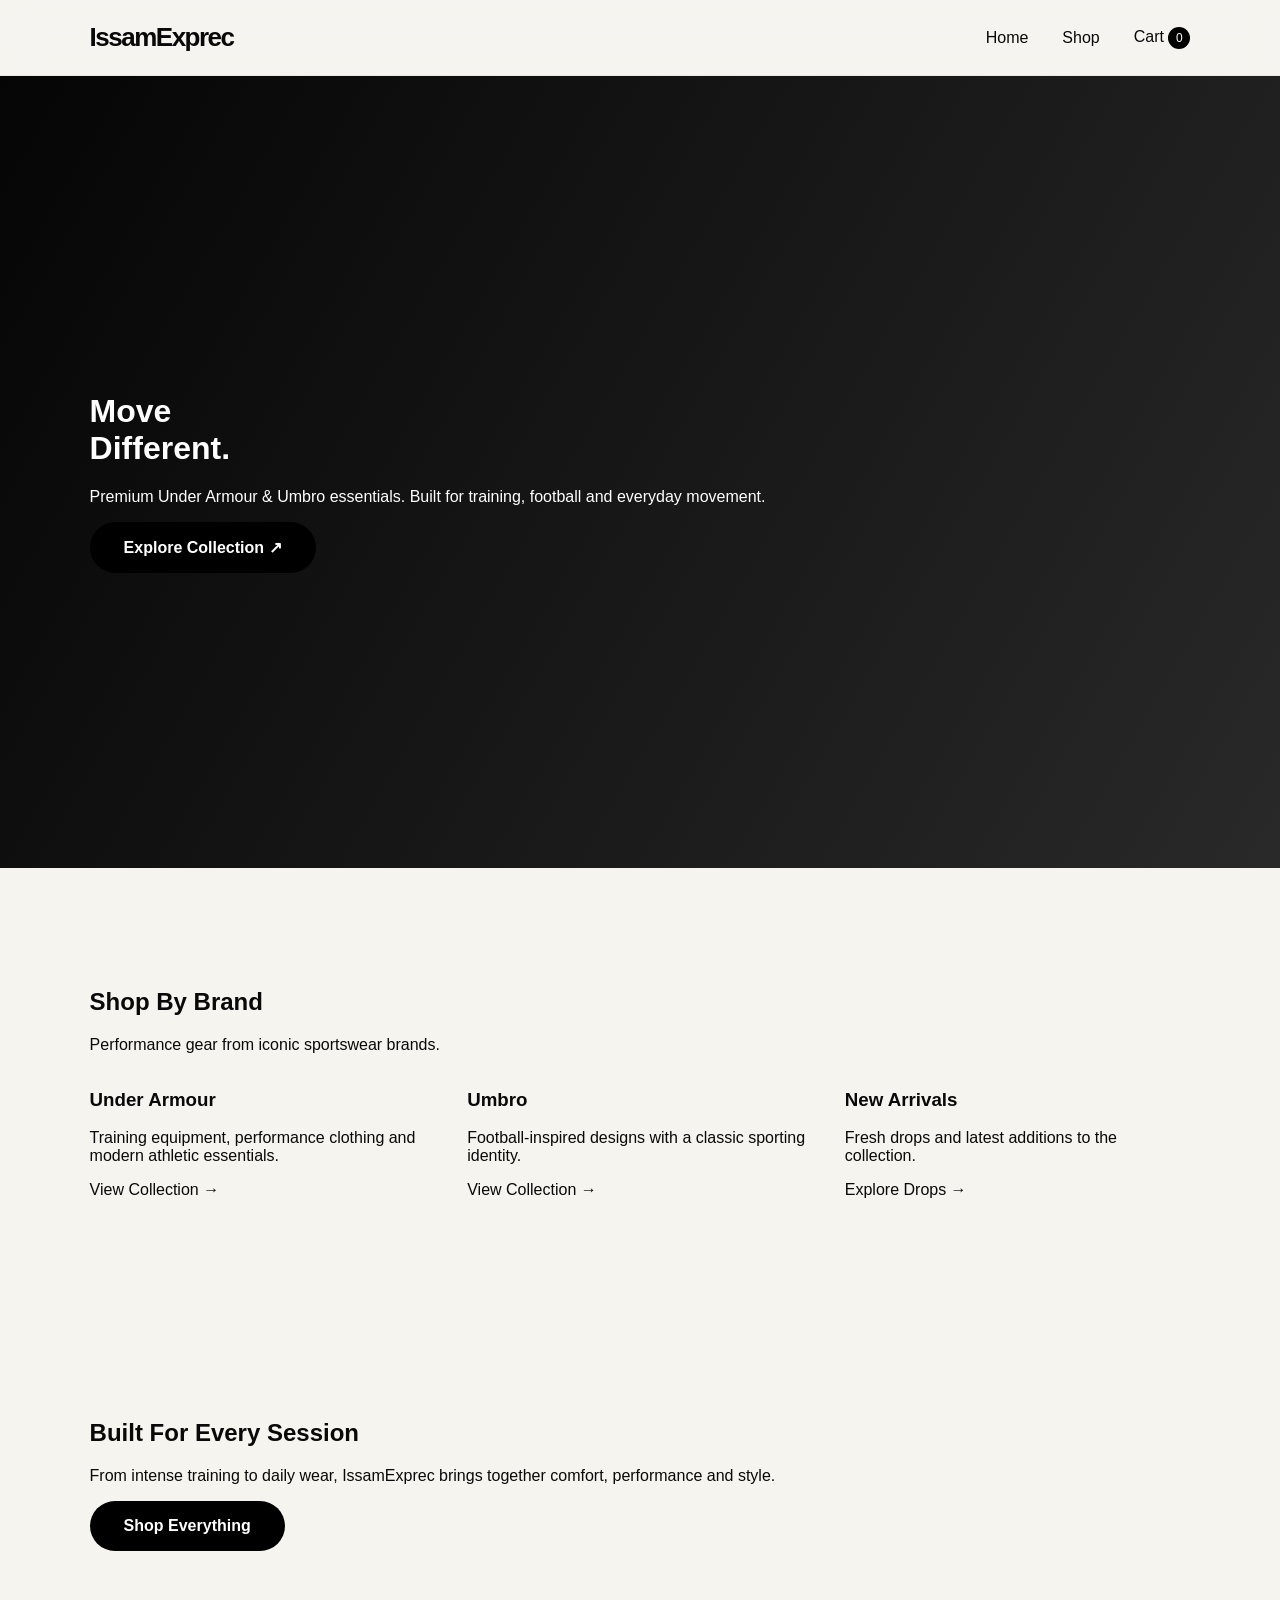
<file: index.html>
<!DOCTYPE html>
<html lang="en">
<head>
<meta charset="UTF-8">
<meta name="viewport" content="width=device-width,initial-scale=1.0">
<title>IssamExprec | Premium Sportswear</title>
<link rel="stylesheet" href="assets/css/style.css">
</head>
<body>
<header class="navbar">
<div class="logo">IssamExprec</div>
<nav>
<a href="index.html">Home</a>
<a href="shop.html">Shop</a>
<a href="cart.html">Cart <span class="cart-count">0</span></a>
</nav>
</header>

<main class="hero fade">
<div>
<h1>Move<br>Different.</h1>
<p>Premium Under Armour & Umbro essentials. Built for training, football and everyday movement.</p>
<a class="btn" href="shop.html">Explore Collection ↗</a>
</div>
</main>

<section class="section">
<h2>Shop By Brand</h2>
<p>Performance gear from iconic sportswear brands.</p>
<div class="grid">
<a class="card brand-card fade" href="shop.html?brand=Under%20Armour">
<h3>Under Armour</h3>
<p>Training equipment, performance clothing and modern athletic essentials.</p>
<span>View Collection →</span>
</a>

<a class="card brand-card fade" href="shop.html?brand=Umbro">
<h3>Umbro</h3>
<p>Football-inspired designs with a classic sporting identity.</p>
<span>View Collection →</span>
</a>

<a class="card brand-card fade" href="shop.html">
<h3>New Arrivals</h3>
<p>Fresh drops and latest additions to the collection.</p>
<span>Explore Drops →</span>
</a>
</div>
</section>

<section class="section feature-banner">
<h2>Built For Every Session</h2>
<p>From intense training to daily wear, IssamExprec brings together comfort, performance and style.</p>
<a class="btn" href="shop.html">Shop Everything</a>
</section>

<script src="assets/js/store.js"></script>
</body>
</html>
</file>
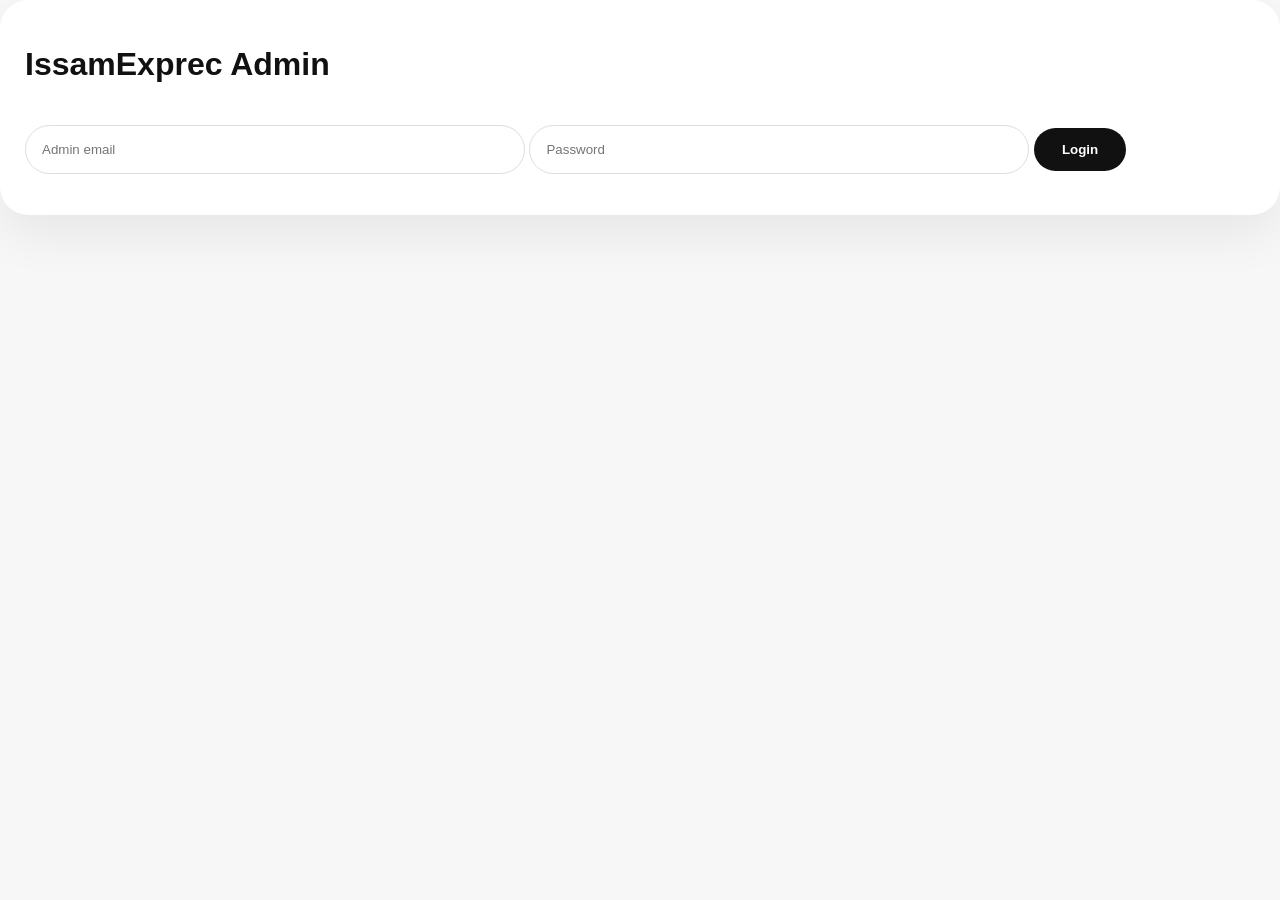
<file: admin-login.html>
<!DOCTYPE html>
<html>
<head>
<title>IssamExprec Admin Login</title>
<link rel="stylesheet" href="style.css">
</head>
<body class="admin-page">
<div class="card login-card">
<h1>IssamExprec Admin</h1>
<input id="email" type="email" placeholder="Admin email">
<input id="password" type="password" placeholder="Password">
<button id="loginBtn">Login</button>
<p id="error"></p>
</div>

<script type="module">
import supabaseClient from './supabase.js';

const email = document.getElementById('email');
const password = document.getElementById('password');
const error = document.getElementById('error');

async function login(){
 const { error: loginError } = await supabaseClient.auth.signInWithPassword({
  email: email.value,
  password: password.value
 });

 if(loginError){
  error.innerText = loginError.message;
  return;
 }

 window.location.href = 'admin.html';
}

document.getElementById('loginBtn').onclick = login;
</script>
</body>
</html>
</file>
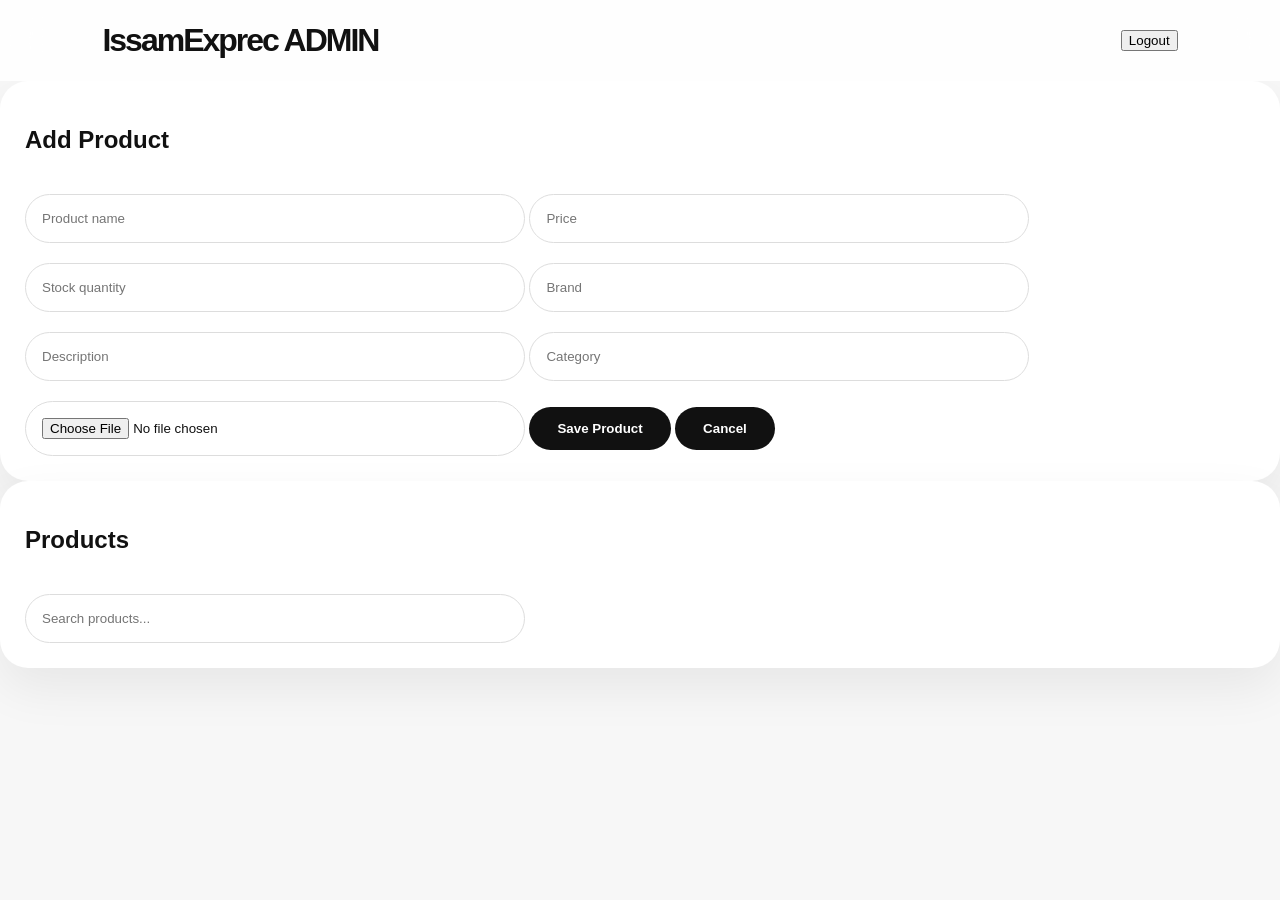
<file: admin.html>
<!DOCTYPE html>
<html>
<head>
<title>IssamExprec Admin</title>
<link rel="stylesheet" href="style.css">
</head>
<body>
<header>
<div class="logo">IssamExprec ADMIN</div>
<button onclick="logout()">Logout</button>
</header>

<section class="dashboard">
<div class="card">
<h2 id="formTitle">Add Product</h2>
<input id="name" placeholder="Product name">
<input id="price" placeholder="Price">
<input id="stock" placeholder="Stock quantity" type="number">
<input id="brand" placeholder="Brand">
<input id="description" placeholder="Description">
<input id="category" placeholder="Category">
<input id="image" type="file" accept="image/*">
<button onclick="saveProduct()">Save Product</button>
<button onclick="resetForm()">Cancel</button>
</div>

<div class="card">
<h2>Products</h2>
<input id="search" placeholder="Search products..." oninput="render()">
<div id="list"></div>
</div>
</section>

<script type="module">
import supabase from './supabase.js';

let products=[];
let editingId=null;

async function protectAdmin(){
 const {data:{session}}=await supabase.auth.getSession();
 if(!session) location.href='admin-login.html';
}
await protectAdmin();

async function logout(){
 await supabase.auth.signOut();
 location.href='admin-login.html';
}
window.logout=logout;

async function uploadImage(file){
 if(!file) return null;
 const path=Date.now()+'-'+file.name;
 const {error}=await supabase.storage.from('product-images').upload(path,file);
 if(error) throw error;
 return supabase.storage.from('product-images').getPublicUrl(path).data.publicUrl;
}

async function saveProduct(){
 let imageUrl=null;
 if(image.files[0]) imageUrl=await uploadImage(image.files[0]);

 const product={
  name:name.value,
  price:Number(price.value),
  stock:Number(stock.value||0),
  brand:brand.value,
  description:description.value,
  category:category.value
 };

 if(imageUrl) product.image_url=imageUrl;

 let result;
 if(editingId){
  result=await supabase.from('products').update(product).eq('id',editingId);
 } else {
  result=await supabase.from('products').insert(product);
 }

 if(result.error) alert(result.error.message);
 resetForm();
 render();
}
window.saveProduct=saveProduct;

async function editProduct(id){
 const p=products.find(x=>x.id===id);
 editingId=id;
 name.value=p.name||'';
 price.value=p.price||'';
 stock.value=p.stock||0;
 brand.value=p.brand||'';
 description.value=p.description||'';
 category.value=p.category||'';
 document.getElementById('formTitle').innerText='Edit Product';
}
window.editProduct=editProduct;

async function removeProduct(id){
 const p=products.find(x=>x.id===id);
 if(!confirm('Delete this product?')) return;
 await supabase.from('products').delete().eq('id',id);
 render();
}
window.removeProduct=removeProduct;

function resetForm(){
 editingId=null;
 name.value='';price.value='';stock.value='';brand.value='';description.value='';category.value='';image.value='';
 document.getElementById('formTitle').innerText='Add Product';
}
window.resetForm=resetForm;

async function render(){
 const {data,error}=await supabase.from('products').select('*').order('created_at',{ascending:false});
 if(error){list.innerHTML=error.message;return;}
 products=data||[];
 const query=search.value.toLowerCase();
 const filtered=products.filter(p=>(p.name+' '+p.brand).toLowerCase().includes(query));

 list.innerHTML=filtered.map(p=>`
 <div class="card">
 <img src="${p.image_url||''}" width="100">
 <h3>${p.name}</h3>
 <p>${p.brand||''} - ${p.price} SEK</p>
 <p>Stock: ${p.stock||0}</p>
 <button onclick="editProduct('${p.id}')">Edit</button>
 <button onclick="removeProduct('${p.id}')">Delete</button>
 </div>`).join('') || '<p>No products</p>';
}

render();
</script>
</body>
</html>
</file>
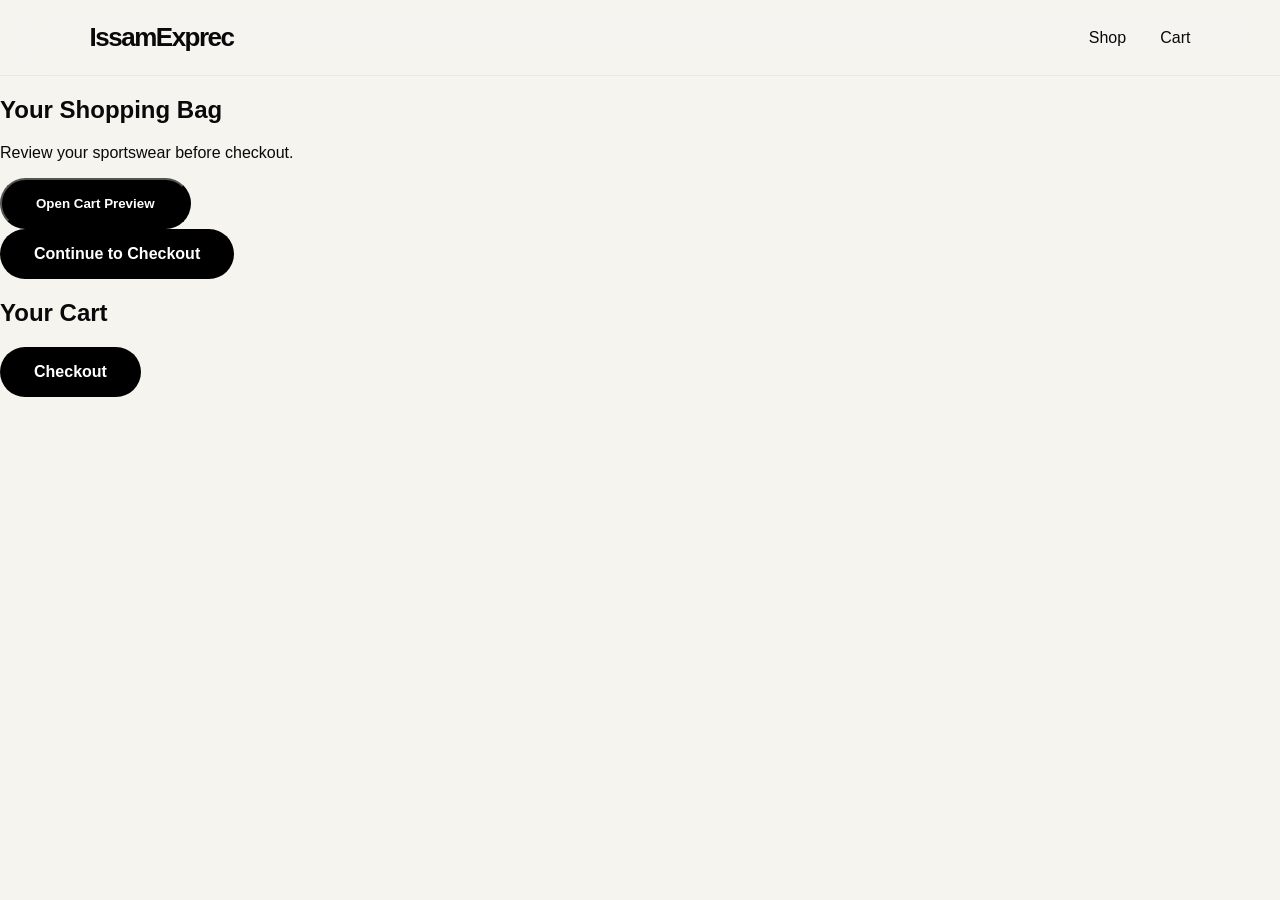
<file: cart.html>
<!DOCTYPE html>
<html>
<head>
<title>IssamExprec | Cart</title>
<link rel="stylesheet" href="assets/css/style.css">
</head>
<body>
<header class="navbar">
<a class="logo" href="index.html">IssamExprec</a>
<nav><a href="shop.html">Shop</a><a href="cart.html">Cart</a></nav>
</header>

<main class="cart-page">
<section class="title">
<h1>Your Shopping Bag</h1>
<p>Review your sportswear before checkout.</p>
<button class="btn" onclick="openDrawer()">Open Cart Preview</button>
</section>

<div id="cart" class="products"></div>
<a class="btn" href="checkout.html">Continue to Checkout</a>
</main>

<div class="drawer-overlay" id="overlay"></div>
<aside class="cart-drawer" id="drawer">
<h2>Your Cart</h2>
<div id="drawer-items"></div>
<a class="btn" href="checkout.html">Checkout</a>
</aside>

<script src="assets/js/store.js"></script>
</body>
</html>
</file>
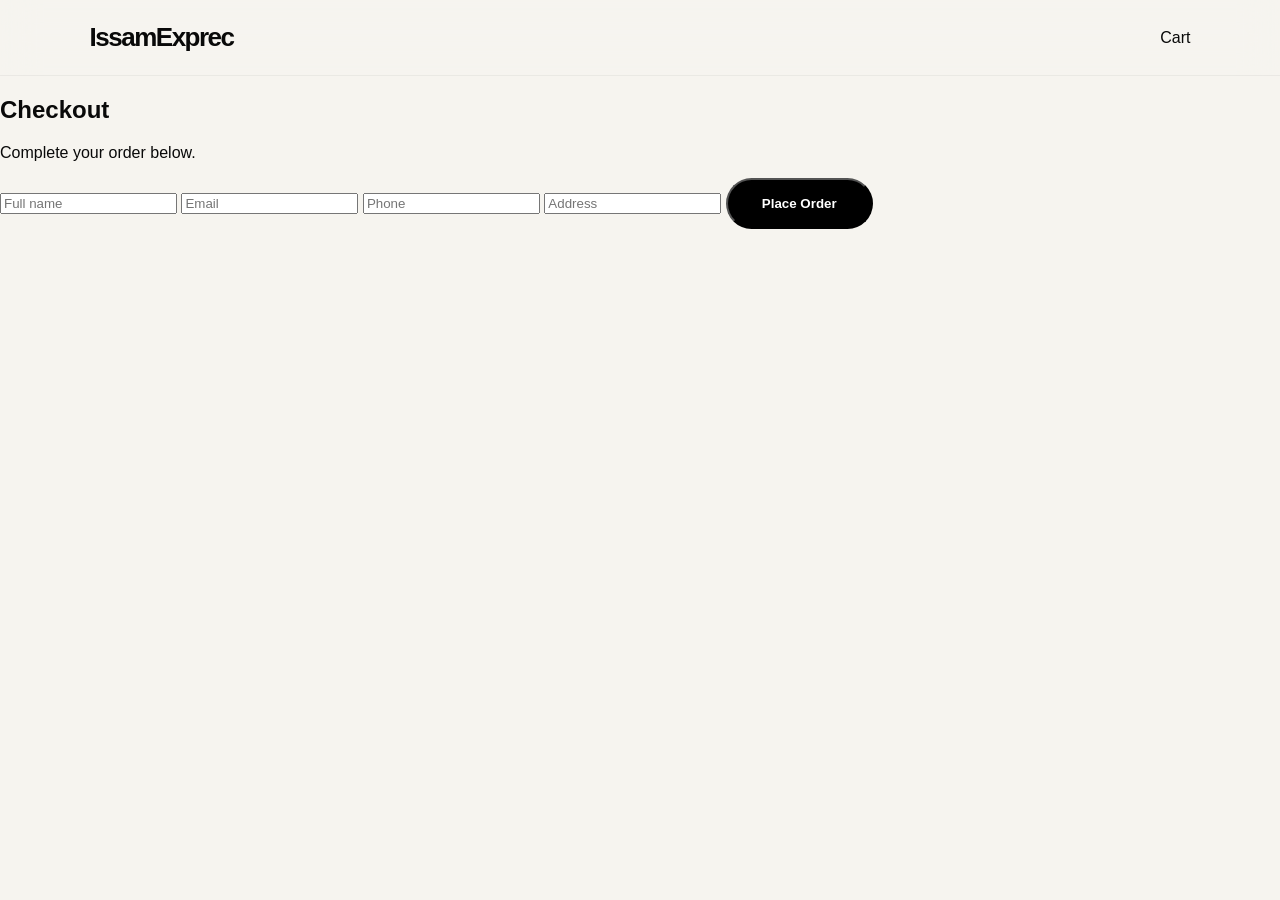
<file: checkout.html>
<!DOCTYPE html>
<html>
<head>
<title>IssamExprec Checkout</title>
<link rel="stylesheet" href="assets/css/style.css">
</head>
<body>
<header class="navbar">
<a class="logo" href="index.html">IssamExprec</a>
<nav><a href="cart.html">Cart</a></nav>
</header>

<main class="checkout-page">
<section class="card">
<h1>Checkout</h1>
<p>Complete your order below.</p>
<input id="name" placeholder="Full name">
<input id="email" placeholder="Email">
<input id="phone" placeholder="Phone">
<input id="address" placeholder="Address">
<button class="btn" onclick="placeOrder()">Place Order</button>
</section>
</main>

<script src="assets/js/store.js"></script>
<script>
async function placeOrder(){
 const customer={
 name:document.getElementById('name').value,
 email:document.getElementById('email').value,
 phone:document.getElementById('phone').value,
 address:document.getElementById('address').value
 };
 await checkout(customer);
}
</script>
</body>
</html>
</file>
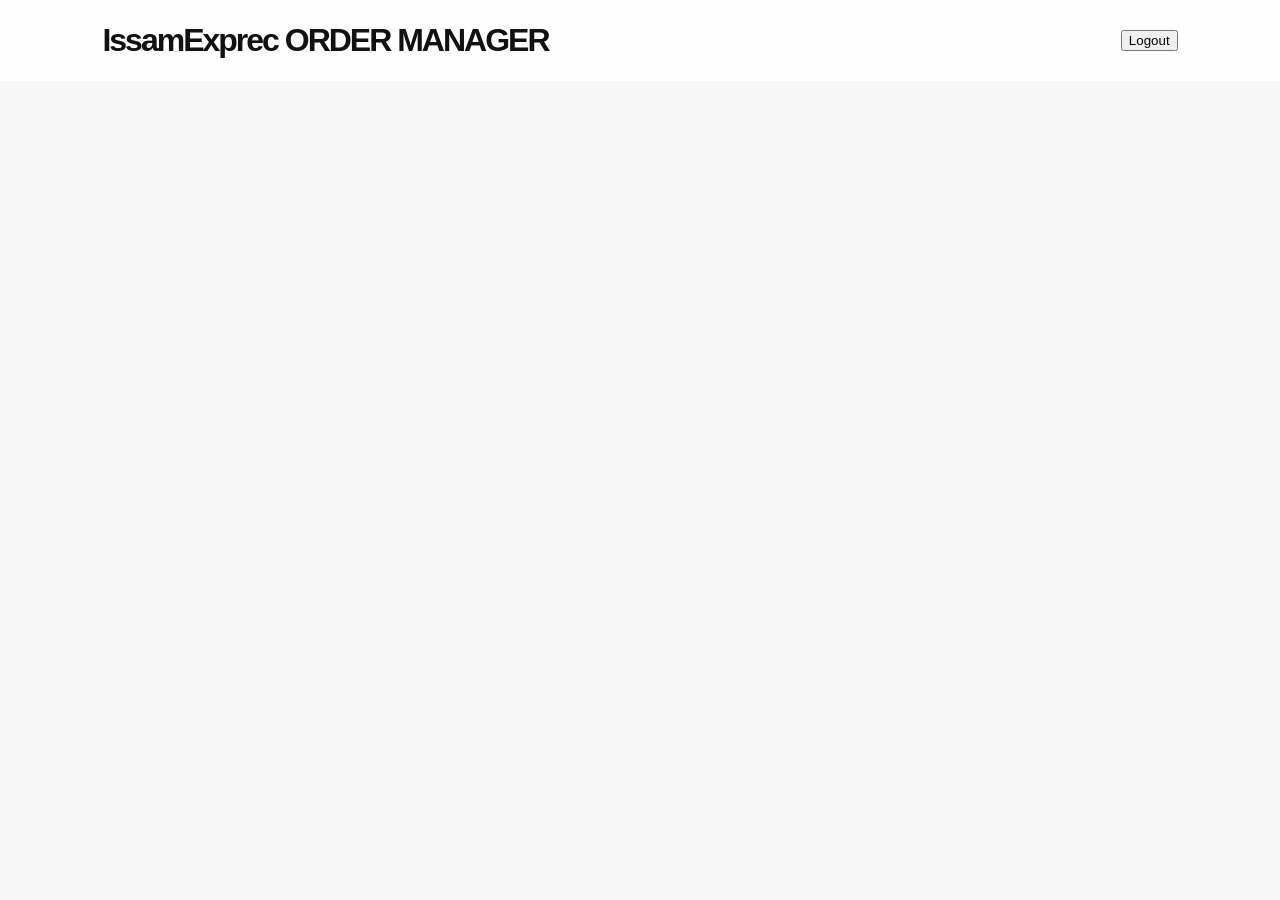
<file: orders.html>
<!DOCTYPE html>
<html>
<head>
<title>IssamExprec Orders</title>
<link rel="stylesheet" href="style.css">
</head>
<body>
<header>
<div class="logo">IssamExprec ORDER MANAGER</div>
<button onclick="logout()">Logout</button>
</header>

<section class="dashboard">
<div id="orders"></div>
</section>

<script type="module">
import supabase from './supabase.js';

const ordersBox=document.getElementById('orders');

async function protect(){
 const {data}=await supabase.auth.getSession();
 if(!data.session) location.href='admin-login.html';
}

await protect();

async function logout(){
 await supabase.auth.signOut();
 location.href='admin-login.html';
}
window.logout=logout;

async function updateStatus(id,status){
 await supabase.from('orders').update({status}).eq('id',id);
 loadOrders();
}
window.updateStatus=updateStatus;

async function deleteOrder(id){
 await supabase.from('orders').delete().eq('id',id);
 loadOrders();
}
window.deleteOrder=deleteOrder;

async function loadOrders(){
 const {data,error}=await supabase
  .from('orders')
  .select('*, order_items(*)')
  .order('created_at',{ascending:false});

 if(error){
  ordersBox.innerHTML='<h2>Error loading orders</h2>';
  return;
 }

 ordersBox.innerHTML=(data||[]).map(o=>`
 <div class="card">
  <h2>Order #${o.id.slice(0,8)}</h2>
  <p><b>Customer:</b> ${o.customer_name||'Unknown'}</p>
  <p><b>Email:</b> ${o.email||'-'}</p>
  <p><b>Phone:</b> ${o.phone||'-'}</p>
  <p><b>Address:</b> ${o.address||'-'}</p>
  <p><b>Total:</b> ${o.total} SEK</p>
  <p>Status: <b>${o.status}</b></p>
  <button onclick="updateStatus('${o.id}','Processing')">Processing</button>
  <button onclick="updateStatus('${o.id}','Shipped')">Shipped</button>
  <button onclick="updateStatus('${o.id}','Delivered')">Delivered</button>
  <button onclick="deleteOrder('${o.id}')">Delete</button>
 </div>`).join('') || '<h2>No orders yet</h2>';
}

loadOrders();
</script>
</body>
</html>
</file>
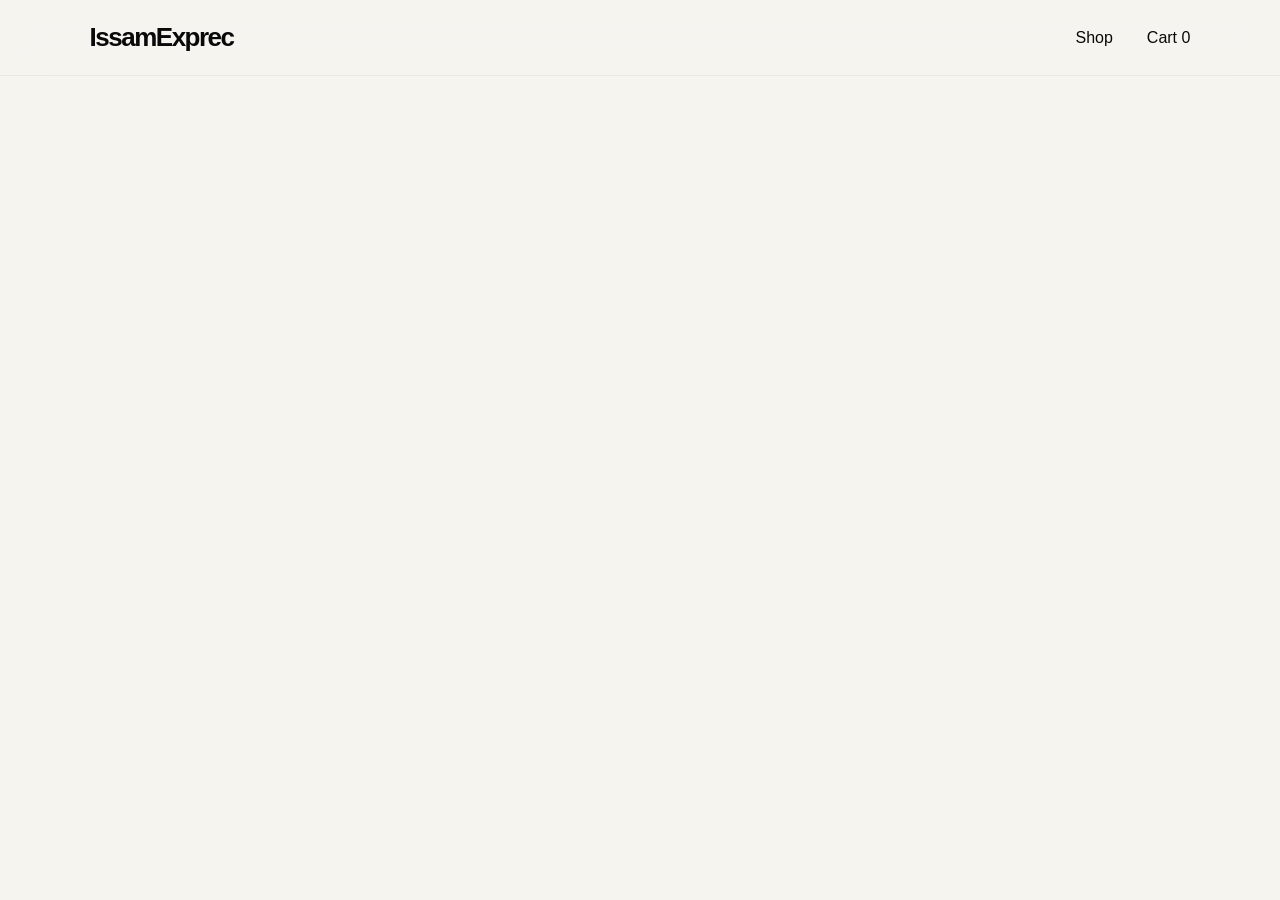
<file: product.html>
<!DOCTYPE html>
<html>
<head>
<title>IssamExprec | Product</title>
<link rel="stylesheet" href="assets/css/style.css">
</head>
<body>
<header class="navbar">
<a class="logo" href="index.html">IssamExprec</a>
<nav><a href="shop.html">Shop</a><a href="cart.html">Cart <span id="cart-count">0</span></a></nav>
</header>

<main class="product-page">
<section id="product" class="product-detail card"></section>
</main>

<script src="assets/js/store.js"></script>
<script>
const params=new URLSearchParams(location.search);
const id=params.get('id');
const product=getProducts().find(p=>String(p.id)===String(id));
const area=document.getElementById('product');
if(product){
 area.innerHTML=`<img class="product-image" src="${product.image_url||product.image||''}"><div><p>${product.brand||''}</p><h1>${product.name}</h1><h2>${product.price} SEK</h2><p>${product.description||'Premium sportswear product.'}</p><button class="btn" onclick="addToCart('${product.id}')">Add to cart</button></div>`;
}else{area.innerHTML='<h1>Product not found</h1>'}
</script>
</body>
</html>
</file>
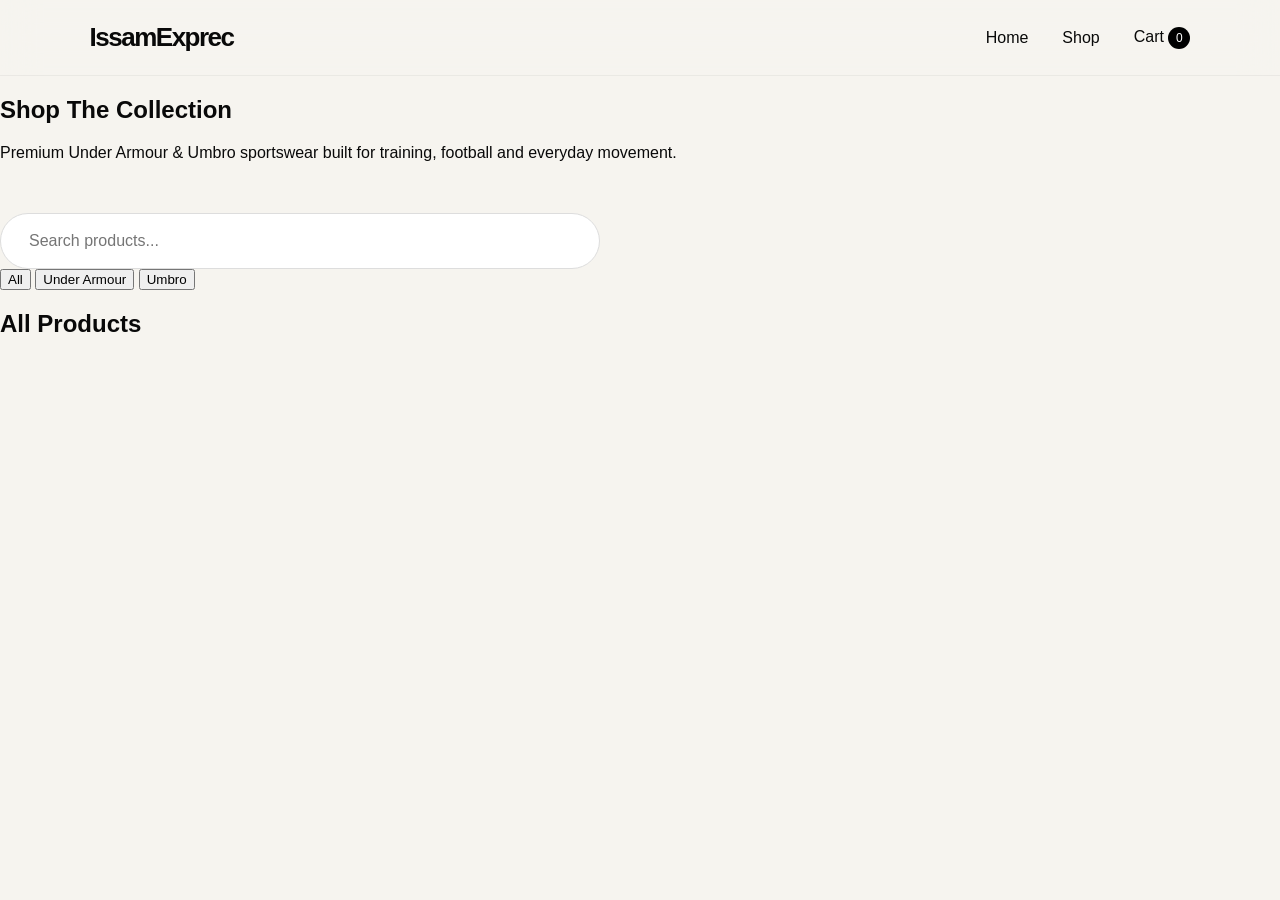
<file: shop.html>
<!DOCTYPE html>
<html lang="en">
<head>
<meta charset="UTF-8">
<meta name="viewport" content="width=device-width,initial-scale=1.0">
<title>IssamExprec | Shop</title>
<link rel="stylesheet" href="assets/css/style.css">
</head>
<body>
<header class="navbar">
<a class="logo" href="index.html">IssamExprec</a>
<nav>
<a href="index.html">Home</a>
<a href="shop.html">Shop</a>
<a href="cart.html">Cart <span class="cart-count" id="cart-count">0</span></a>
</nav>
</header>

<main class="catalog-page">
<section class="catalog-hero fade">
<h1>Shop The Collection</h1>
<p>Premium Under Armour & Umbro sportswear built for training, football and everyday movement.</p>
<div class="catalog-controls">
<input id="search" placeholder="Search products...">
<div class="filters">
<button class="filter active" data-brand="all">All</button>
<button class="filter" data-brand="Under Armour">Under Armour</button>
<button class="filter" data-brand="Umbro">Umbro</button>
</div>
</div>
</section>

<section class="catalog-section">
<div class="catalog-header">
<h2>All Products</h2>
<span id="product-count"></span>
</div>
<div class="product-grid" id="products"></div>
</section>
</main>

<script src="assets/js/store.js"></script>
<script>
let activeBrand='all';
const search=document.getElementById('search');

function filterProducts(){
 const value=search.value.toLowerCase();
 document.querySelectorAll('.product').forEach(card=>{
  const text=card.textContent.toLowerCase();
  const brand=activeBrand==='all'||text.includes(activeBrand.toLowerCase());
  card.style.display=brand&&text.includes(value)?'':'none';
 });
}

search.addEventListener('input',filterProducts);

document.querySelectorAll('.filter').forEach(btn=>{
 btn.addEventListener('click',()=>{
  activeBrand=btn.dataset.brand;
  document.querySelectorAll('.filter').forEach(b=>b.classList.remove('active'));
  btn.classList.add('active');
  filterProducts();
 });
});
</script>
</body>
</html>
</file>
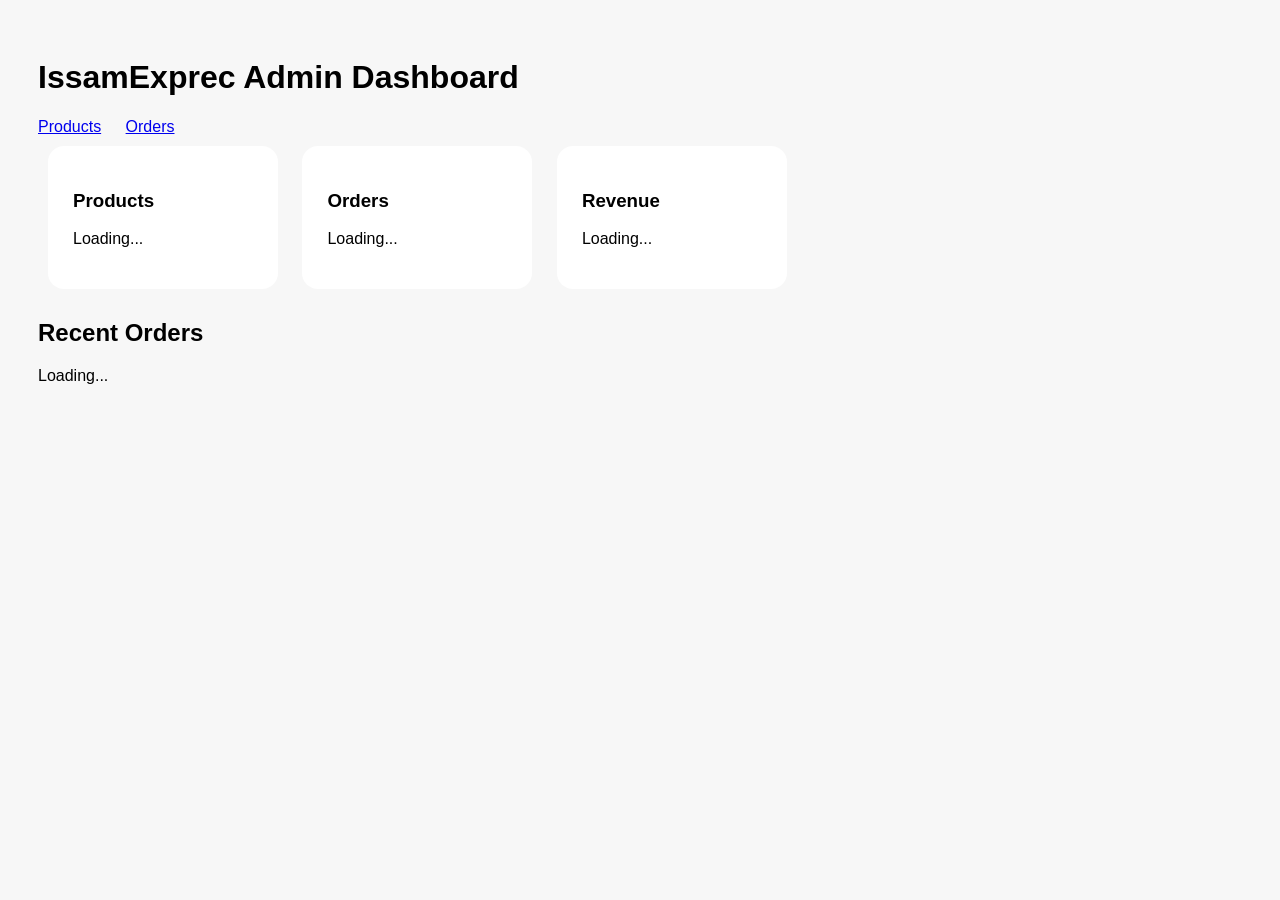
<file: admin/dashboard.html>
<!DOCTYPE html>
<html>
<head>
<title>IssamExprec Admin Dashboard</title>
<style>
body{font-family:Arial,sans-serif;padding:30px;background:#f7f7f7}
.card{display:inline-block;background:white;padding:25px;margin:10px;border-radius:16px;min-width:180px}
nav a{margin-right:20px}
</style>
</head>
<body>
<h1>IssamExprec Admin Dashboard</h1>
<nav>
<a href="products.html">Products</a>
<a href="orders.html">Orders</a>
</nav>

<div class="card"><h3>Products</h3><p id="products">Loading...</p></div>
<div class="card"><h3>Orders</h3><p id="orders">Loading...</p></div>
<div class="card"><h3>Revenue</h3><p id="revenue">Loading...</p></div>

<h2>Recent Orders</h2>
<div id="recent">Loading...</div>

<script src="../supabase.js"></script>
<script>
async function loadDashboard(){
 const {data:products}=await supabase.from('products').select('id');
 const {data:orders}=await supabase.from('orders').select('*').order('created_at',{ascending:false});
 document.getElementById('products').textContent=products?.length||0;
 document.getElementById('orders').textContent=orders?.length||0;
 const revenue=(orders||[]).reduce((sum,o)=>sum+Number(o.total||0),0);
 document.getElementById('revenue').textContent=revenue+' kr';
 document.getElementById('recent').innerHTML=(orders||[]).slice(0,5).map(o=>`<p>${o.customer_name} - ${o.status} - ${o.total} kr</p>`).join('')||'No orders yet';
}
loadDashboard();
</script>
</body>
</html>
</file>
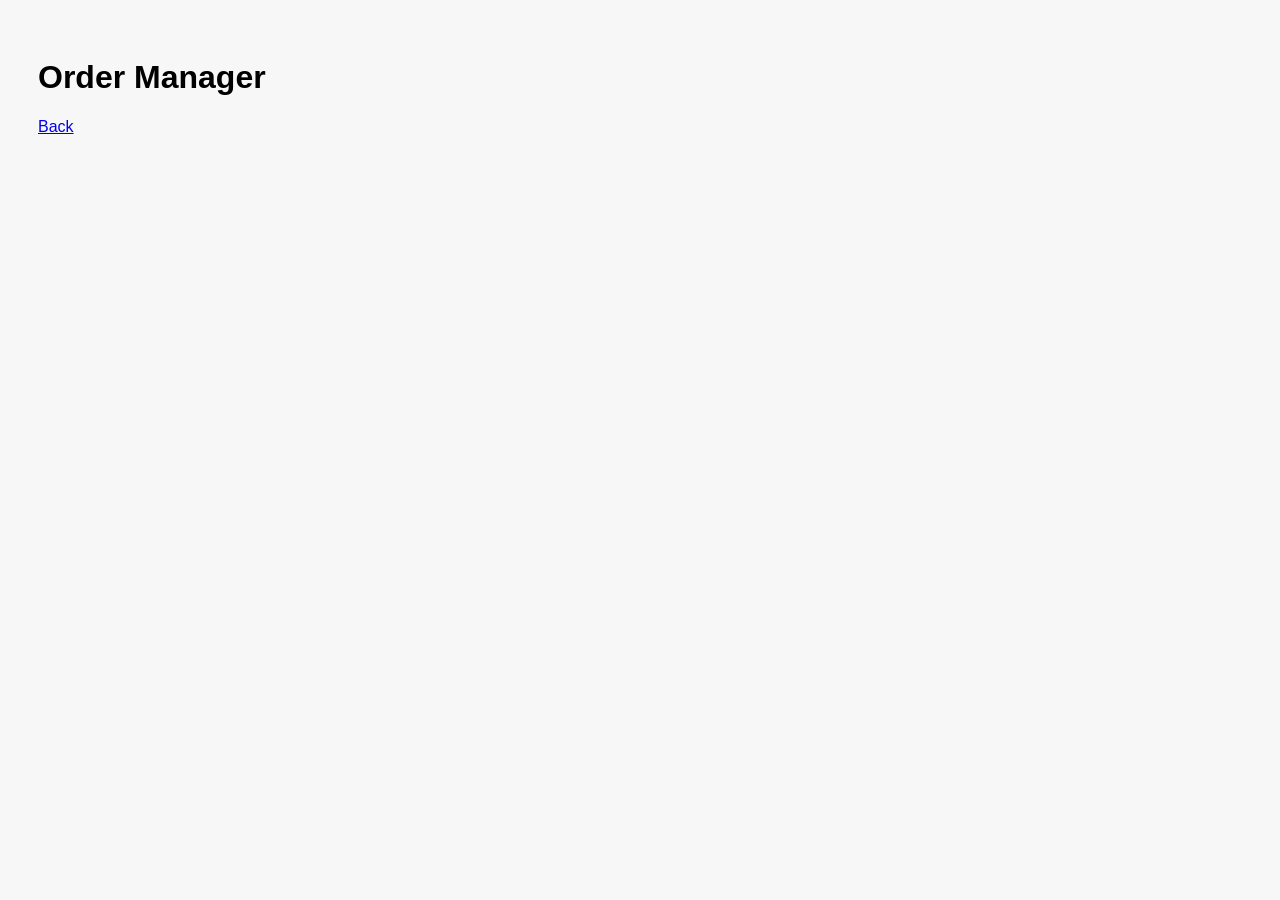
<file: admin/orders.html>
<!DOCTYPE html>
<html>
<head><title>IssamExprec Orders</title></head>
<body style="font-family:Arial;padding:30px;background:#f7f7f7">
<h1>Order Manager</h1>
<div id="orders"></div>
<a href="dashboard.html">Back</a>
<script src="../supabase.js"></script>
<script>
async function loadOrders(){
 const {data,error}=await supabase.from('orders').select('*').order('created_at',{ascending:false});
 if(error)return alert(error.message);
 document.getElementById('orders').innerHTML=(data||[]).map(o=>`<div style="background:white;padding:20px;margin:15px;border-radius:16px"><h3>Order ${o.id}</h3><p>${o.customer_name}</p><p>${o.email||''}</p><p>${o.total} SEK</p><select onchange="status('${o.id}',this.value)"><option ${o.status==='Pending'?'selected':''}>Pending</option><option ${o.status==='Processing'?'selected':''}>Processing</option><option ${o.status==='Shipped'?'selected':''}>Shipped</option><option ${o.status==='Delivered'?'selected':''}>Delivered</option></select></div>`).join('')||'No orders';
}
async function status(id,value){await supabase.from('orders').update({status:value}).eq('id',id);}
loadOrders();
</script>
</body>
</html>
</file>
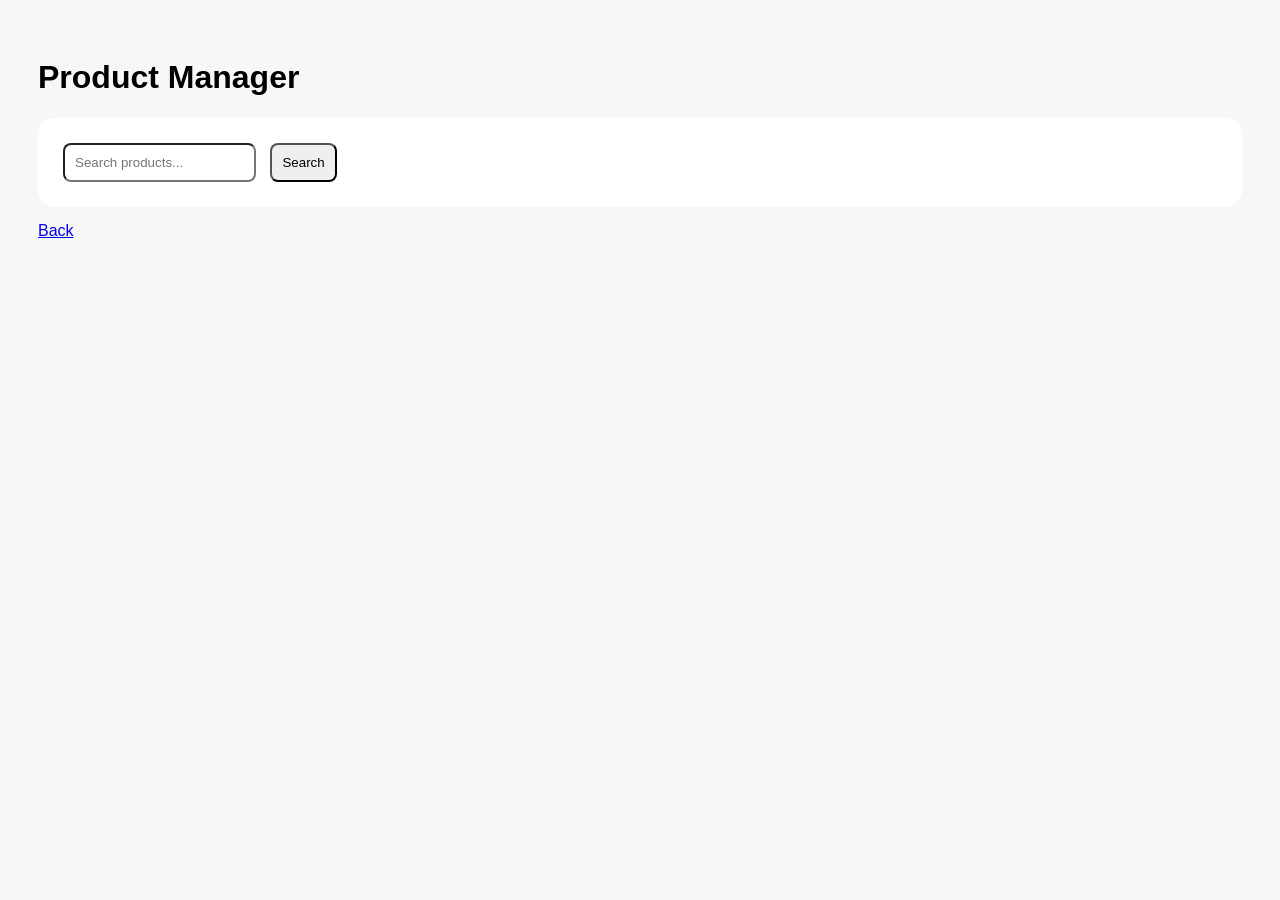
<file: admin/products.html>
<!DOCTYPE html>
<html>
<head>
<title>IssamExprec Products</title>
<style>
body{font-family:Arial;padding:30px;background:#f7f7f7} .card{background:white;padding:20px;border-radius:16px;margin:15px 0}
input,button{padding:10px;margin:5px;border-radius:8px}
</style>
</head>
<body>
<h1>Product Manager</h1>
<div class="card">
<input id="search" placeholder="Search products...">
<button onclick="loadProducts()">Search</button>
</div>
<div id="products"></div>
<a href="dashboard.html">Back</a>
<script src="../supabase.js"></script>
<script>
async function loadProducts(){
 const q=document.getElementById('search').value.toLowerCase();
 const {data,error}=await supabase.from('products').select('*').order('created_at',{ascending:false});
 if(error)return alert(error.message);
 document.getElementById('products').innerHTML=(data||[]).filter(p=>JSON.stringify(p).toLowerCase().includes(q)).map(p=>`
 <div class="card"><h3>${p.name}</h3><p>${p.brand||''}</p><p>${p.price} SEK</p><p>Stock: ${p.stock||0}</p><button onclick="removeProduct('${p.id}')">Delete</button></div>`).join('')||'<p>No products</p>';
}
async function removeProduct(id){await supabase.from('products').delete().eq('id',id);loadProducts();}
loadProducts();
</script>
</body>
</html>
</file>
<file: assets/css/style.css>
/* IssamExprec premium sportswear design */
:root{--black:#090909;--cream:#f6f4ef;--white:#fff;--gray:#707070;--soft:#e9e5dc}
*{box-sizing:border-box}html{scroll-behavior:smooth}body{margin:0;font-family:Inter,Arial,sans-serif;background:var(--cream);color:var(--black)}a{text-decoration:none;color:inherit}img{max-width:100%;display:block}
.navbar{position:sticky;top:0;z-index:50;display:flex;justify-content:space-between;align-items:center;padding:22px 7%;background:rgba(246,244,239,.82);backdrop-filter:blur(18px);border-bottom:1px solid rgba(0,0,0,.05)}
.logo{font-size:26px;font-weight:900;letter-spacing:-1.5px}.navbar nav{display:flex;gap:34px;align-items:center}.navbar a{transition:.25s}.navbar a:hover{opacity:.55}
.cart-count{display:inline-flex;align-items:center;justify-content:center;min-width:22px;height:22px;padding:0 7px;border-radius:999px;background:#000;color:#fff;font-size:12px}
.hero,.shop-hero{overflow:hidden}.hero{min-height:88vh;padding:8% 7%;display:flex;align-items:center;background:linear-gradient(120deg,#050505,#292929);color:#fff}
.shop-page{padding-bottom:100px}.shop-hero{padding:90px 7% 50px;text-align:center}.shop-hero h1{font-size:clamp(42px,6vw,76px);letter-spacing:-3px;margin:0}.shop-hero p{color:var(--gray);font-size:20px}
#search{width:min(600px,100%);margin-top:35px;padding:18px 28px;border-radius:999px;border:1px solid #ddd;font-size:16px;background:#fff}
.collection{padding:30px 7%}.collection h2{font-size:42px;letter-spacing:-2px}
.products{display:grid;grid-template-columns:repeat(4,1fr);gap:30px}
.product{position:relative;background:#fff;border-radius:32px;padding:18px;overflow:hidden;transition:.45s cubic-bezier(.2,.8,.2,1);box-shadow:0 15px 45px rgba(0,0,0,.06)}
.product:hover{transform:translateY(-12px);box-shadow:0 35px 80px rgba(0,0,0,.15)}
.product img{width:100%;aspect-ratio:1/1;object-fit:cover;border-radius:26px;transition:.5s}.product:hover img{transform:scale(1.07)}
.product-badge{position:absolute;top:30px;left:30px;background:#000;color:#fff;padding:7px 14px;border-radius:999px;font-size:12px;font-weight:700;z-index:2}
.product-brand{text-transform:uppercase;font-size:12px;letter-spacing:1.5px;color:#777;margin-top:18px}.product h3{font-size:22px;margin:8px 0}.product-price{font-size:20px;font-weight:800}
.quick-add{width:100%;margin-top:15px;border:0;background:#000;color:#fff;padding:14px;border-radius:999px;font-weight:700;cursor:pointer;transition:.3s}.quick-add:hover{transform:scale(1.03)}
.btn{display:inline-flex;background:#000;color:#fff;padding:16px 34px;border-radius:999px;font-weight:700;transition:.35s}.btn:hover{transform:translateY(-5px)}
.section{padding:100px 7%}.grid{display:grid;grid-template-columns:repeat(auto-fit,minmax(260px,1fr));gap:32px}
.cart-toast{position:fixed;right:30px;bottom:30px;background:#111;color:#fff;padding:16px 26px;border-radius:999px;z-index:100;animation:toast .35s ease}
@keyframes toast{from{opacity:0;transform:translateY(20px)}to{opacity:1}}
@keyframes fadeUp{from{opacity:0;transform:translateY(25px)}to{opacity:1}}
.product{animation:fadeUp .5s ease}
@media(max-width:1000px){.products{grid-template-columns:repeat(2,1fr)}}@media(max-width:700px){.navbar{padding:18px 5%}.navbar nav{gap:15px;font-size:14px}.collection,.shop-hero{padding-left:5%;padding-right:5%}.products{grid-template-columns:1fr}.section{padding:70px 5%}.hero{padding:18% 5%}}
</file>
<file: style.css>
*{box-sizing:border-box}body{margin:0;font-family:Inter,Arial,sans-serif;background:#f7f7f7;color:#111}header{display:flex;justify-content:space-between;align-items:center;padding:22px 8%;position:sticky;top:0;background:#ffffffdd;backdrop-filter:blur(20px);z-index:5}.logo{font-size:32px;font-weight:900;letter-spacing:-2px;text-decoration:none;color:#111}nav a{margin-left:24px;text-decoration:none;color:#111;font-weight:700}.hero,.shop-hero{min-height:55vh;display:flex;flex-direction:column;align-items:center;justify-content:center;text-align:center;padding:40px}.hero{color:white;background:linear-gradient(135deg,#050505,#292929)}.hero h1,.shop-hero h1{font-size:clamp(45px,7vw,90px);margin:0 0 15px}.title{text-align:center;font-size:45px;margin:70px 0 20px}.products{display:grid;grid-template-columns:repeat(auto-fit,minmax(260px,1fr));gap:30px;padding:30px 8%}.card{background:white;border-radius:28px;padding:25px;box-shadow:0 20px 50px #0001;transition:.35s;overflow:hidden}.card:hover{transform:translateY(-10px)}.card img{width:100%;height:280px;object-fit:cover;border-radius:20px}.card button,.btn{padding:14px 28px;border:0;border-radius:30px;background:#111;color:white;font-weight:800;cursor:pointer;transition:.3s}.card button:hover,.btn:hover{transform:scale(1.05)}input{width:min(500px,90%);padding:16px;border-radius:30px;border:1px solid #ddd;margin-top:20px}@keyframes up{from{opacity:0;transform:translateY(40px)}to{opacity:1;transform:none}}.drawer-overlay{position:fixed;inset:0;background:#0007;opacity:0;pointer-events:none;transition:.35s;z-index:20}.drawer-overlay.active{opacity:1;pointer-events:auto}.cart-drawer{position:fixed;right:0;top:0;height:100vh;width:min(420px,95vw);background:white;transform:translateX(100%);transition:.45s cubic-bezier(.4,0,.2,1);z-index:21;padding:30px;box-shadow:-20px 0 60px #0002}.cart-drawer.active{transform:translateX(0)}.cart-item{display:flex;gap:15px;align-items:center;padding:15px 0;border-bottom:1px solid #eee}.cart-item img{width:70px;height:70px;border-radius:15px;object-fit:cover}.drawer-open{overflow:hidden}
</file>
